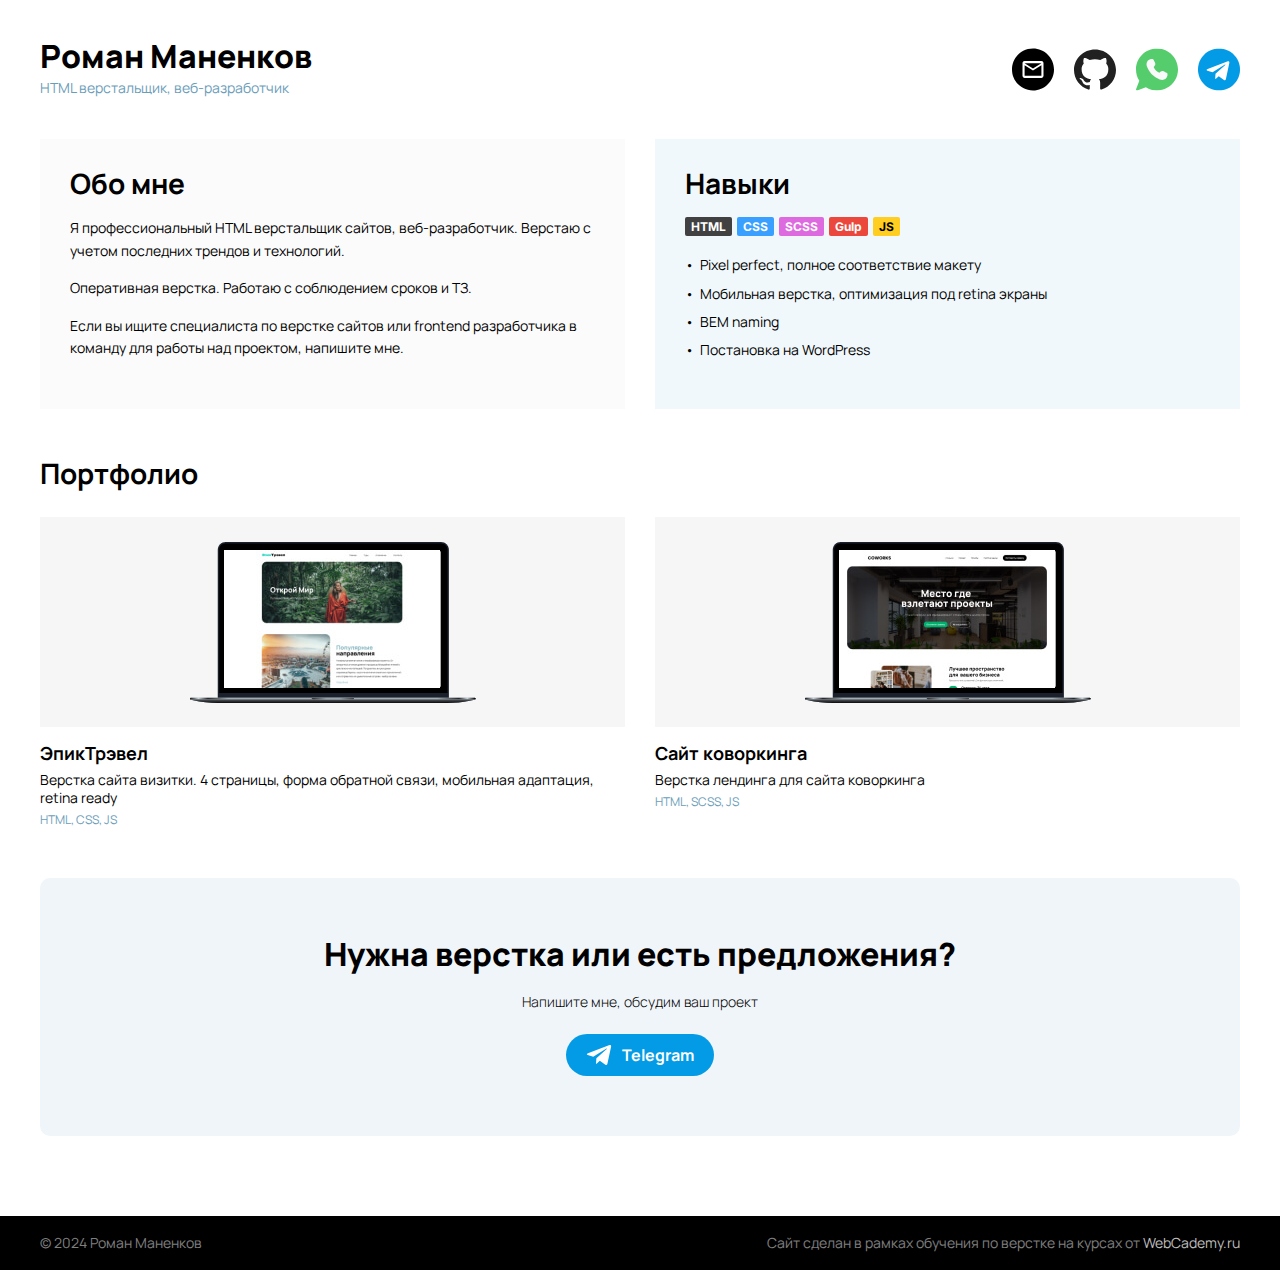
<file: index.html>
<!DOCTYPE html>
<html lang="ru">

<head>
	<meta charset="UTF-8">
<!-- 	<meta name="viewport" content="width=device-width, initial-scale=1.0"> -->
	<meta name="viewport" content="width=360, initial-scale=1, shrink-to-fit=no">

	<title>Портфолио Роман Маненков HTML-верстальщик</title>
	<link rel="stylesheet" href="./css/main.css">
	<link rel="stylesheet" href="./js/fancybox/fancybox.css">

	<link rel="icon" type="image/x-icon" href="./img/favicons/favicon.svg">
	<link rel="apple-touch-icon" sizes="180x180" href="./img/favicons/apple-touch-icon.png">
</head>

<body class="sticky-footer">

	<header class="header" id="top">
		<div class="container">
			<div class="header__row">
				<a href="https://vk.com/lexryazanskiy" target="_blank" class="header__logo logo">
					<span class="logo__title">Роман Маненков</span>
					<span class="logo__desc">HTML верстальщик, веб-разработчик</span>
				</a>

				<ul class="socials">
					<li><a href="mailto:webdesign@rznprod.ru?subject=%22%D1%82%D0%B5%D0%BC%D0%B0%20%D0%B2%D0%B0%D1%88%D0%B5%D0%B3%D0%BE%20%D0%B2%D0%BE%D0%BF%D1%80%D0%BE%D1%81%D0%B0%22%20%7C%20rznPROD.&body=%D0%97%D0%B4%D0%B5%D1%81%D1%8C%20%D0%B7%D0%B0%D0%B4%D0%B0%D0%B9%D1%82%D0%B5%20%D1%81%D0%B2%D0%BE%D0%B9%20%D0%B2%D0%BE%D0%BF%D1%80%D0%BE%D1%81%20%3A" target="_blank"><img src="./img/socials/email.svg" alt="Email"></a></li>
					<li><a href="https://github.com/LexRyazanskiy" target="_blank"><img src="./img/socials/github.svg" alt="GitHub"></a></li>
					<li><a href="https://wa.me/+79956011502" target="_blank"><img src="./img/socials/whatsapp.svg" alt="WhatsApp"></a></li>
					<li><a href="tg://resolve?domain=lexryazex" target="_blank"><img src="./img/socials/telegram.svg" alt="Telegram"></a></li>
				</ul>
			</div>
		</div>
	</header>

	<div class="container">
		<main class="main">

			<section class="main__info info">
				<div class="info__about info-block">
					<h2 class="info-block__title title-2">Обо мне</h2>
					<p>Я профессиональный HTML верстальщик сайтов, веб-разработчик. Верстаю с учетом последних трендов и технологий.</p>
					<p>Оперативная верстка. Работаю с соблюдением сроков и ТЗ.</p>
					<p>Если вы ищите специалиста по верстке сайтов или frontend разработчика в команду для работы над проектом, напишите мне.</p>
				</div>
				<!-- Обо мне -->

				<div class="info__skills info-block info-block--accent">
					<h2 class="info-block__title title-2">Навыки</h2>
				
					<ul class="info-block__badges">
						<li class="badge badge--html">HTML</li>
						<li class="badge badge--css">CSS</li>
						<li class="badge badge--scss">SCSS</li>
						<li class="badge badge--gulp">Gulp</li>
						<li class="badge badge--js">JS</li>
						<li class="badge badge--react none">React JS</li>
						<li class="badge badge--node none">Node JS</li>
						<li class="badge badge--php none">PHP</li>
						<li class="badge badge--wordpress none">WordPress</li>
					</ul>

					<div class="info-block__list">
						<ul>
							<li>Pixel perfect, полное соответствие макету</li>
							<li>Мобильная верстка, оптимизация под retina экраны</li>
							<li>BEM naming</li>
							<li>Постановка на WordPress</li>
						</ul>
					</div>
				</div>
				<!-- Навыки -->
			</section>

			<section class="main__portfolio portfolio">
				<h2 class="title-2">Портфолио</h2>
				<div class="portfolio__projects">

					<div class="project">
						<div class="project__img">
							<img src="./img/projects/epic.jpg" srcset="./img/projects/epic@2x.jpg 2x" alt="EpicTravel">
						</div>
						<div class="project__content">
							<h3 class="title-3"><a href="./projects/EpicTravel Optimized/docs/index.html" target="_blank" data-fancybox="gallery" data-src="#modalEpic">ЭпикТрэвел</a></h3>
							<p class="project__desc">Верстка сайта визитки. 4 страницы, форма обратной связи, мобильная адаптация, retina ready</p>
							<p class="project__tags tags">HTML, CSS, JS</p>
						</div>
					</div>
					<!-- project -->

					<div class="portfolio__project project">
						<div class="project__img">
							<img src="./img/projects/coworks.jpg" srcset="./img/projects/coworks@2x.jpg 2x" alt="CoWorks">
						</div>
						<div class="project__content">
							<h3 class="title-3"><a href="./projects/coworks - JS Final/docs/index.html" target="_blank" data-fancybox="gallery" data-src="#modalCoworks">Сайт коворкинга</a></h3>
							<p class="project__desc">Верстка лендинга для сайта коворкинга</p>
							<p class="project__tags tags">HTML, SCSS, JS</p>
						</div>
					</div>
					<!-- project -->

				</div>
			</section>

			<section class="main__cta cta">
				<h1 class="cta__title title-1">Нужна верстка или есть предложения?</h1>
				<div class="cta__desc">
					<p>Напишите мне, обсудим ваш проект</p>
				</div>
				<a href="tg://resolve?domain=lexryazex" target="_blank" class="cta__btn btn-telegram">
					<img src="./img/icons/telegram.svg" alt="Telegram">
					Telegram
				</a>
			</section>

		</main>
	</div>

	<footer class="footer">
		<div class="container">
			<div class="footer__content">
				<p>© 2024 Роман Маненков</p>
				<p>Сайт сделан в рамках обучения по верстке на курсах от <a href="https://webcademy.ru" target="_blank">WebCademy.ru</a></p>
			</div>
		</div>
	</footer>

	
	<!-- Modals -->

		<!-- Modal EpicTravel -->
		<section class="modal" id="modalEpic">
			<div class="modal__img">
				<img src="./img/projects/epic-lg.jpg" srcset="./img/projects/epic-lg@2x.jpg 2x" alt="EpicTravel">
			</div>

			<div class="modal__content">
				<h2 class="modal__title">ЭпикТрэвел</h2>
				<div class="modal__text">
					<p>Верстка сайта визитки. 4 страницы, форма обратной связи, мобильная адаптация, retina ready.</p>
					<p>Страницы:</p>
					<ul>
						<li><a href="./projects/EpicTravel Optimized/docs/index.html" target="_blank">Главная</a></li>
						<li><a href="./projects/EpicTravel Optimized/docs/tours.html" target="_blank">Туры и направления</a></li>
						<li><a href="./projects/EpicTravel Optimized/docs/about.html" target="_blank">О компании</a></li>
						<li><a href="./projects/EpicTravel Optimized/docs/contacts.html" target="_blank">Контакты</a></li>
					</ul>
				</div>

				<div class="modal__tags tags">HTML, SCSS, JS, PHP</div>

				<div class="modal__links">
					<a href="./projects/EpicTravel Optimized/docs/index.html" target="_blank" class="btn-link">
						<img src="./img/icons-project/link.svg" alt="Смотреть демо">
						Смотреть демо
					</a>
					<a href="./projects/EpicTravel Optimized/docs/index.html" target="_blank" class="btn-link">
						<img src="./img/icons-project/site.svg" alt="Сайт клиента">
						Сайт клиента
					</a>
					<a href="https://github.com/LexRyazanskiy/epic-travel/tree/main" target="_blank" class="btn-link">
						<img src="./img/icons-project/github.svg" alt="GitHub">
						GitHub проекта
					</a>					
				</div>
			</div>
		</section>

		<!-- Modal Coworks -->
		<section class="modal" id="modalCoworks">
			<div class="modal__img">
				<img src="./img/projects/coworks-lg.jpg" srcset="./img/projects/coworks-lg@2x.jpg 2x" alt="CoWorks">
			</div>

			<div class="modal__content">
				<h2 class="modal__title">Сайт коворкинга</h2>
				<div class="modal__text">
					<p>Верстка лендинга. Одностраничный сайт с информацией о коворкинге. Форма обратной связи, модальные окна, карта, аккордеон, адаптация под мобильные устройства, мобильная навигация.</p>
				</div>

				<div class="modal__tags tags">HTML, SCSS, JS</div>

				<div class="modal__links">
					<a href="./projects/coworks - JS Final/docs/index.html" target="_blank" class="btn-link">
						<img src="./img/icons-project/link.svg" alt="Смотреть демо">
						Смотреть демо
					</a>
					<a href="https://github.com/LexRyazanskiy/CoWorks/tree/main" target="_blank" class="btn-link">
						<img src="./img/icons-project/github.svg" alt="GitHub">
						GitHub проекта
					</a>					
				</div>
			</div>
		</section>

	<a href="#top" class="top-link" id="scrollToTopBtn">
		<img src="./img/icons/arrow-up.svg" alt="Arrow up">
	</a>

	<!-- Vendors -->
	<script src="./js/fancybox/fancybox.umd.js"></script>

	<!-- Скрипты -->
	<script src="./js/scrollToTop.js"></script>
	<script src="./js/main.js"></script>

</body>
</html>
</file>
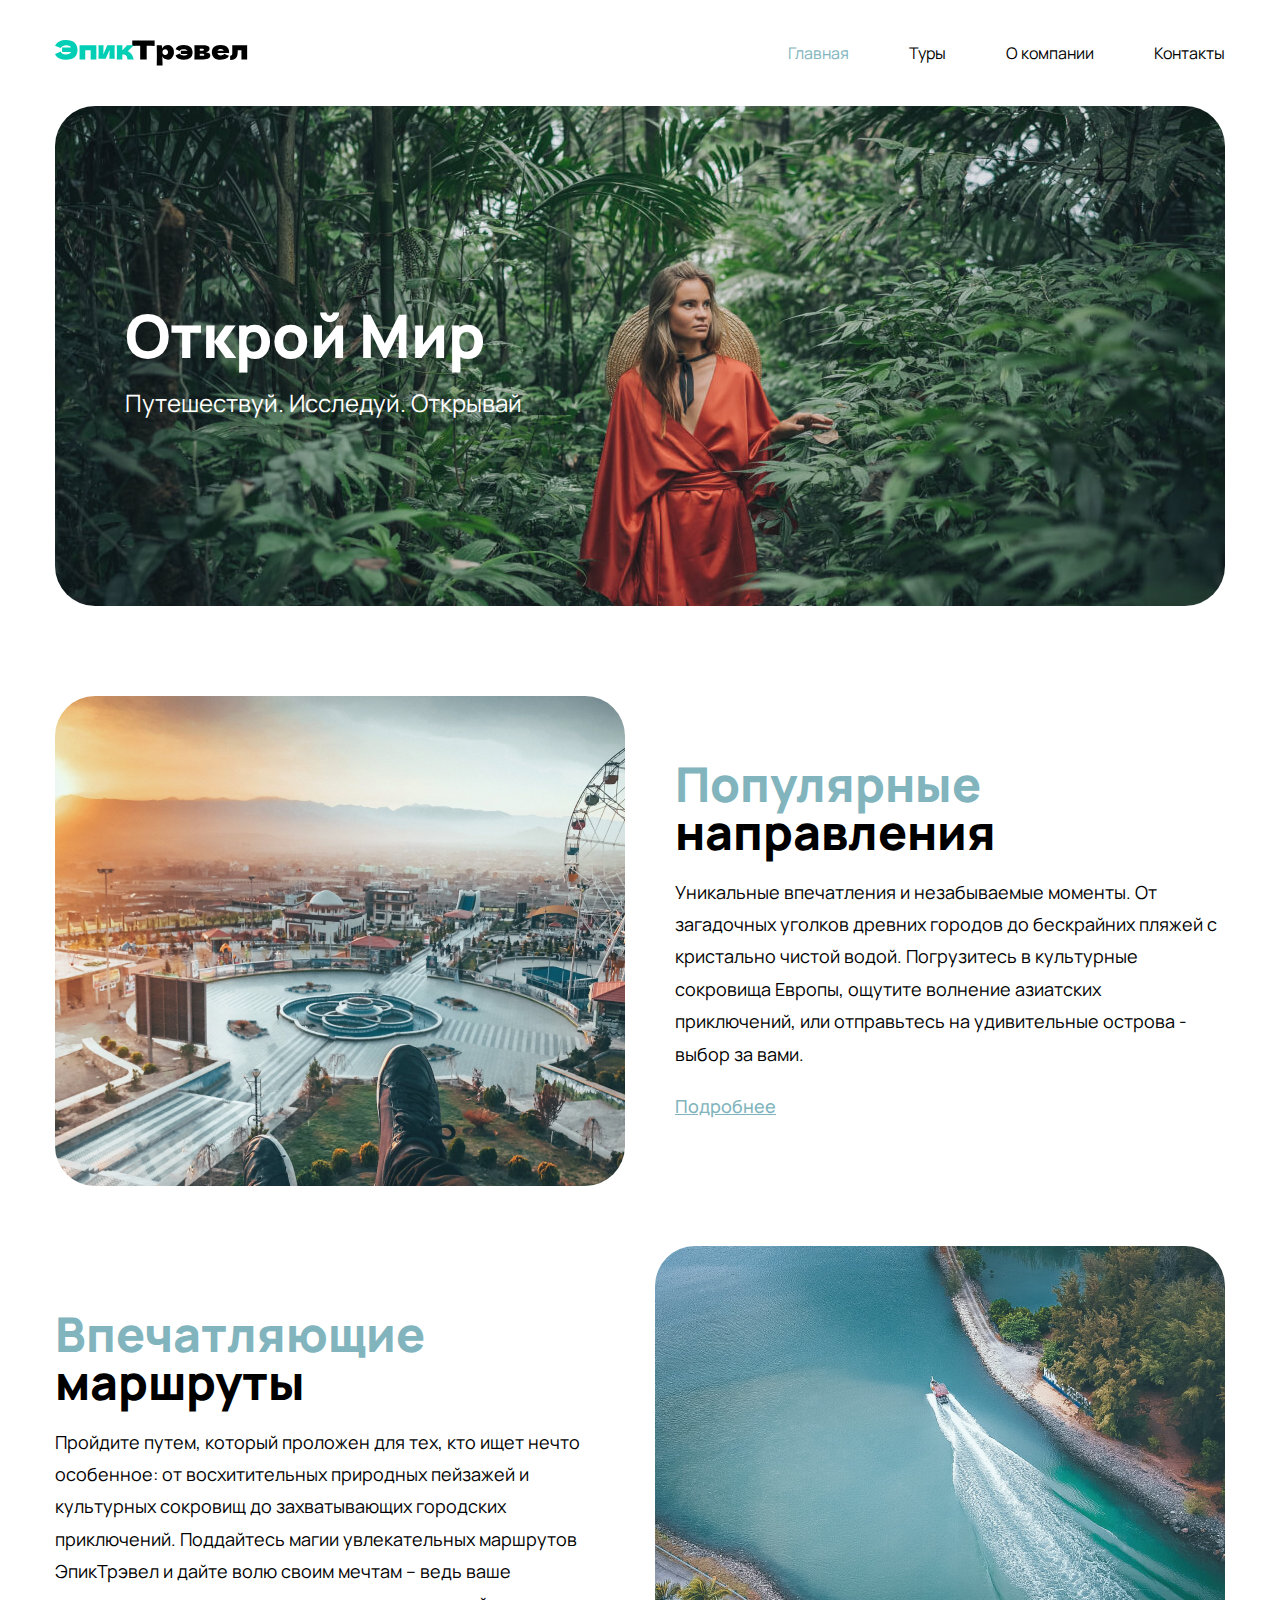
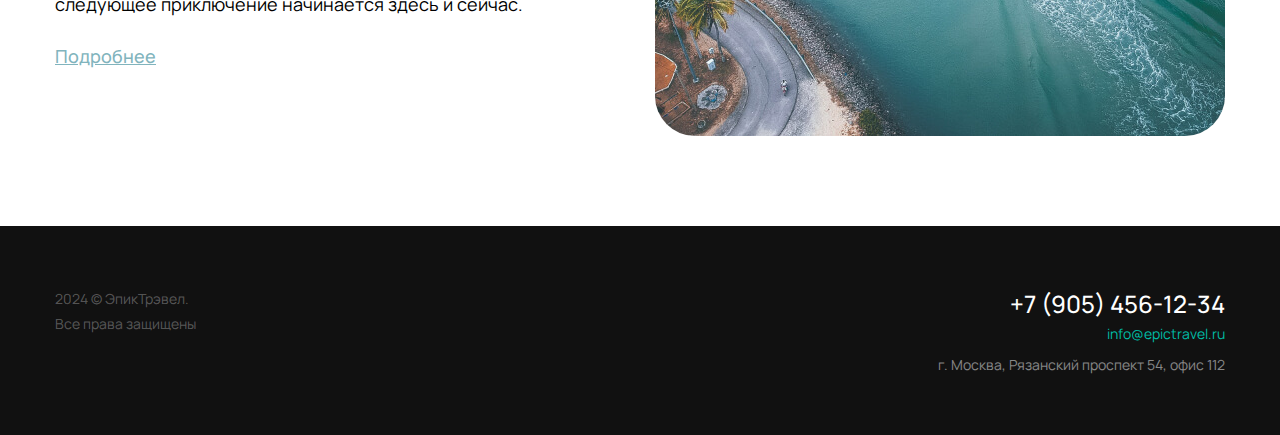
<file: projects/EpicTravel Optimized/docs/index.html>
<!DOCTYPE html>
<html lang="ru">
<head>
    <meta charset="UTF-8">
    <meta name="viewport" content="width=device-width, initial-scale=1.0">
    <title>Epic Travel</title>
    <link rel="stylesheet" href="./css/main.css">
    <link rel="stylesheet" href="./css/media-tablet.css">
    <link rel="stylesheet" href="./css/media-mobile.css">
    <link rel="icon" type="image/x-icon" href="./img/favicons/favicon.svg">
    <link rel="apple-touch-icon" sizes="180x180" href="./img/favicons/apple-touch-icon.png">
</head>
<body class="sticky-footer">
    <header class="header" id="header">
        <div class="container">
            <nav class="nav">
                <a href="index.html" class="logo">
                    <img src="./img/logo.svg" alt="ЭпикТрэвел">
                </a>
                <ul class="nav-list">
                    <li><a href="index.html" class="active">Главная</a></li>
                    <li><a href="tours.html">Туры</a></li>
                    <li><a href="about.html">О компании</a></li>
                    <li><a href="contacts.html">Контакты</a></li>
                </ul>
                <button class="btn-mobile-nav" id="btn-mobile-nav" type="button"><!-- Указывая тип "button" мы даем понять что кнопка
                    находится независимо от какой-либо формы и она не отправляет эти формы -->
                    <img src="./img/icons/open-mobile-nav.svg" id="mobile-nav-img" alt="Open nav">
                </button>
            </nav>
        </div>
    </header>

    <section class="mobile-nav" id="mobile-nav">
        <h2 class="visually-hidden">Навигация</h2>
        <ul class="mobile-nav-list">
            <li><a href="index.html">Главная</a></li>
            <li><a href="tours.html">Туры</a></li>
            <li><a href="about.html">О компании</a></li>
            <li><a href="contacts.html">Контакты</a></li>
        </ul>
    </section>

    <main class="main-page">
        <div class="container">
            <section class="promo">
                <div class="promo-desc">
                    <h1 class="promo-title">Открой Мир</h1>
                    <p class="promo-text">Путешествуй. Исследуй. Открывай</p>
                </div>
            </section>

            <div class="main-content">
                <section class="content-row">
                    <div class="content-img">
                        <picture>
                            <source srcset="./img/main/img-01-mobile.jpg, ./img/main/img-01-mobile@2x.jpg 2x" media="(max-width: 767px)">
                            <img src="./img/main/img-01.jpg" srcset="./img/main/img-01@2x.jpg 2x" alt="Популярные направления">
                        </picture>
                    </div>
                    <div class="content-text">
                        <h2 class="title-1"><span>Популярные</span> направления</h2>
                        <p>Уникальные впечатления и незабываемые моменты. От загадочных уголков древних городов до бескрайних пляжей с кристально чистой водой. Погрузитесь в культурные сокровища Европы, ощутите волнение азиатских приключений, или отправьтесь на удивительные острова - выбор за вами.</p>
                        <p><a href="#!">Подробнее</a></p>
                    </div>
                </section>

                <section class="content-row content-row-reverse content-column-on-mobile">
                    <div class="content-img">
                        <picture>
                            <source srcset="./img/main/img-02-mobile.jpg, ./img/main/img-02-mobile@2x.jpg 2x" media="(max-width: 767px)">
                            <img src="./img/main/img-02.jpg" srcset="./img/main/img-02@2x.jpg 2x" alt="Впечатляющие маршруты">
                        </picture>
                    </div>
                    <div class="content-text">
                        <h2 class="title-1"><span>Впечатляющие</span> маршруты</h2>
                        <p>Пройдите путем, который проложен для тех, кто ищет нечто особенное: от восхитительных природных пейзажей и культурных сокровищ до захватывающих городских приключений. Поддайтесь магии увлекательных маршрутов ЭпикТрэвел и дайте волю своим мечтам – ведь ваше следующее приключение начинается здесь и сейчас.</p>
                        <p><a href="#!">Подробнее</a></p>
                    </div>
                </section>
            </div>
        </div>
    </main>

    <footer class="footer">
        <div class="container">
            <div class="footer-row">
                <div class="footer-copyright">
                    <p>  2024 © ЭпикТрэвел.<br class="desktop-only">Все права защищены</p>
                </div>
                <address class="footer-contacts">
                    <a class="footer-phone" href="tel:+79054561234">+7 (905) 456-12-34</a><br>
                    <a href="mailto:info@epictravel.ru" class="footer-email">info@epictravel.ru</a><br>
                    <p class="footer-address">г. Москва, Рязанский проспект 54, офис 112</p>
                </address>
            </div>
        </div>
    </footer>

    <script src="./js/main.js"></script>
</body>
</html>
</file>
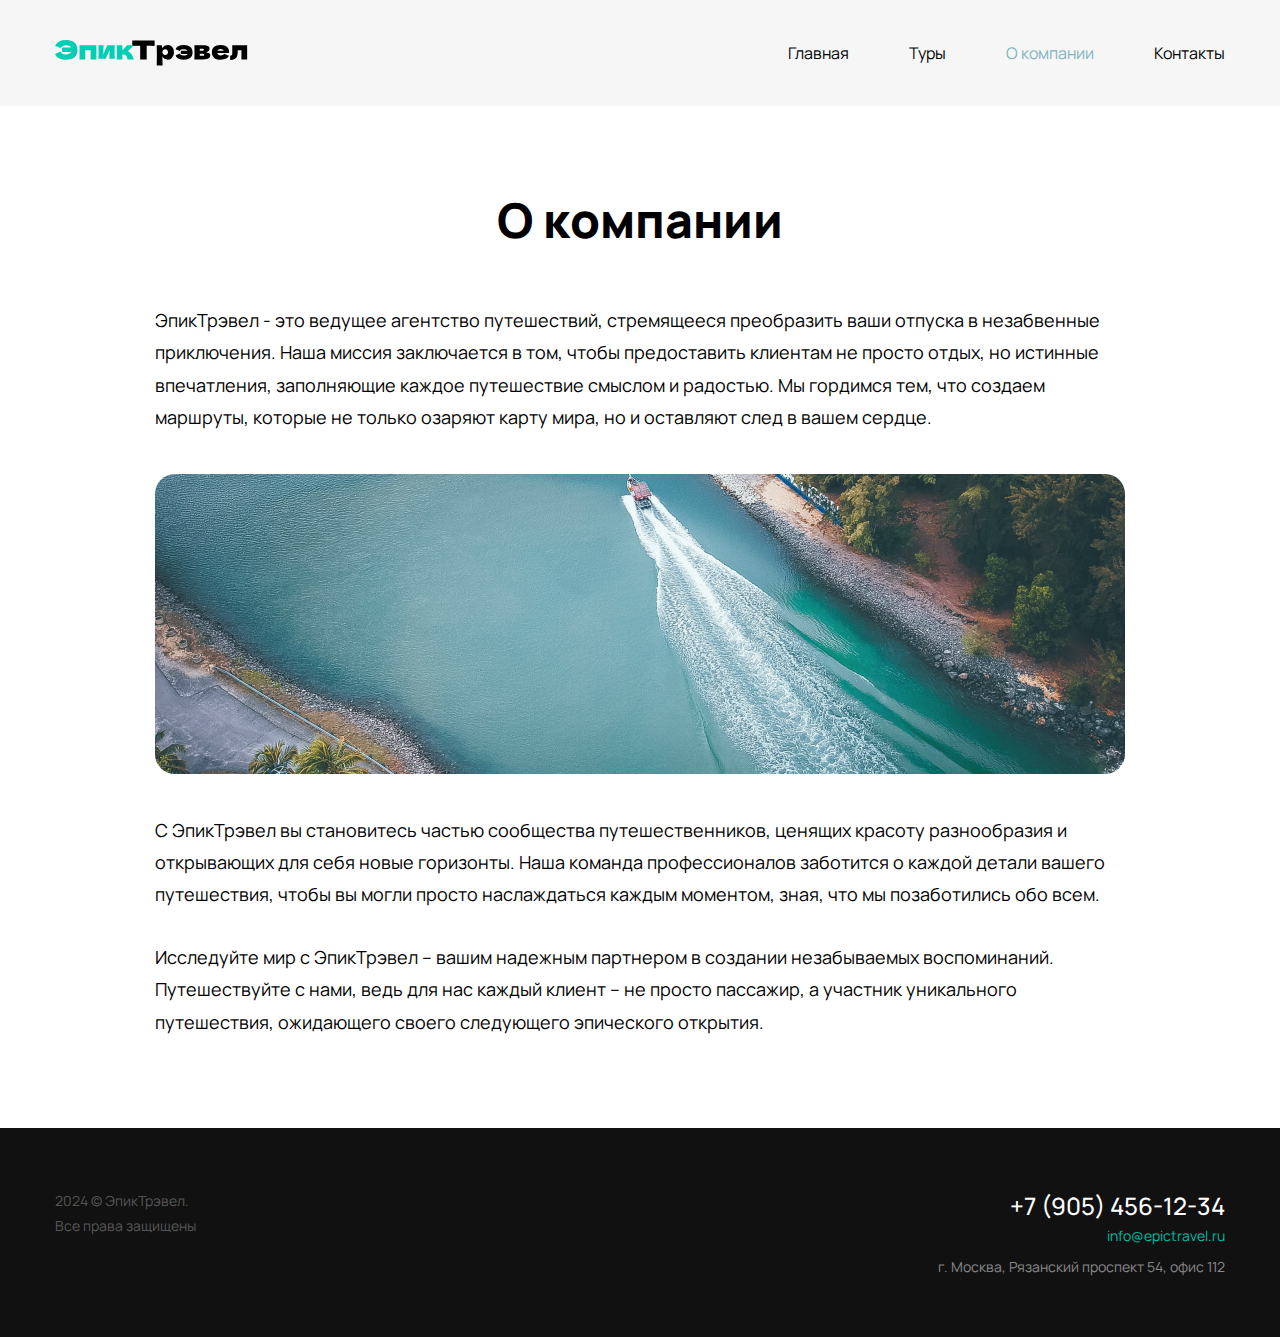
<file: projects/EpicTravel Optimized/docs/about.html>
<!DOCTYPE html>
<html lang="ru">
<head>
    <meta charset="UTF-8">
    <meta name="viewport" content="width=device-width, initial-scale=1.0">
    <title>О компании | ЭпикТрэвел</title>
    <link rel="stylesheet" href="./css/main.css">
    <link rel="stylesheet" href="./css/media-tablet.css">
    <link rel="stylesheet" href="./css/media-mobile.css">
    <link rel="icon" type="image/x-icon" href="./img/favicons/favicon.svg">
    <link rel="apple-touch-icon" sizes="180x180" href="./img/favicons/apple-touch-icon.png">
</head>
<body class="sticky-footer">
    <header class="header header-bg" id="header">
        <div class="container">
            <nav class="nav">
                <a href="index.html">
                    <img src="./img/logo.svg" alt="ЭпикТрэвел">
                </a>
                <ul class="nav-list">
                    <li><a href="index.html">Главная</a></li>
                    <li><a href="tours.html">Туры</a></li>
                    <li><a href="about.html" class="active">О компании</a></li>
                    <li><a href="contacts.html">Контакты</a></li>
                </ul>
                <button class="btn-mobile-nav" id="btn-mobile-nav" type="button"><!-- Указывая тип "button" мы даем понять что кнопка
                    находится независимо от какой-либо формы и она не отправляет эти формы -->
                    <img src="./img/icons/open-mobile-nav.svg" id="mobile-nav-img" alt="Open nav">
                </button>
            </nav>
        </div>
    </header>

    <section class="mobile-nav" id="mobile-nav">
        <h2 class="visually-hidden">Навигация</h2>
        <ul class="mobile-nav-list">
            <li><a href="index.html">Главная</a></li>
            <li><a href="tours.html">Туры</a></li>
            <li><a href="about.html">О компании</a></li>
            <li><a href="contacts.html">Контакты</a></li>
        </ul>
    </section>

    <main class="inner-page">
        <div class="container container-small">
            <div class="inner-page-title-wrapper">
                <h1 class="title-1 text-center">О компании</h1>
            </div>

            <div class="article-content">
                <p>ЭпикТрэвел - это ведущее агентство путешествий, стремящееся преобразить ваши отпуска в незабвенные приключения. Наша миссия заключается в том, чтобы предоставить клиентам не просто отдых, но истинные впечатления, заполняющие каждое путешествие смыслом и радостью. Мы гордимся тем, что создаем маршруты, которые не только озаряют карту мира, но и оставляют след в вашем сердце.</p>

                <div class="article-img">

                    <picture>
                        <source srcset="./img/about/about-mobile.jpg, ./img/about/about-mobile@2x.jpg 2x" media="(max-width: 767px)">
                        <source srcset="./img/about/about-tablet.jpg, ./img/about/about-tablet@2x.jpg 2x" media="(max-width: 1199px)">
                        <img src="./img/about/about.jpg" srcset="./img/about/about@2x.jpg 2x" alt="Катер">
                    </picture>

                </div>
                <p> С ЭпикТрэвел вы становитесь частью сообщества путешественников, ценящих красоту разнообразия и открывающих для себя новые горизонты. Наша команда профессионалов заботится о каждой детали вашего путешествия, чтобы вы могли просто наслаждаться каждым моментом, зная, что мы позаботились обо всем.</p>
                <p>Исследуйте мир с ЭпикТрэвел – вашим надежным партнером в создании незабываемых воспоминаний. Путешествуйте с нами, ведь для нас каждый клиент – не просто пассажир, а участник уникального путешествия, ожидающего своего следующего эпического открытия.</p>
            </div>
        </div>
    </main>

    <footer class="footer">
        <div class="container">
            <div class="footer-row">
                <div class="footer-copyright">
                    <p>  2024 © ЭпикТрэвел.<br>Все права защищены</p>
                </div>
                <address class="footer-contacts">
                    <a class="footer-phone" href="tel:+79054561234">+7 (905) 456-12-34</a><br>
                    <a href="mailto:info@epictravel.ru" class="footer-email">info@epictravel.ru</a><br>
                    <p class="footer-address">г. Москва, Рязанский проспект 54, офис 112</p>
                </address>
            </div>
        </div>
    </footer>

    <script src="./js/main.js"></script>
</body>
</html>
</file>
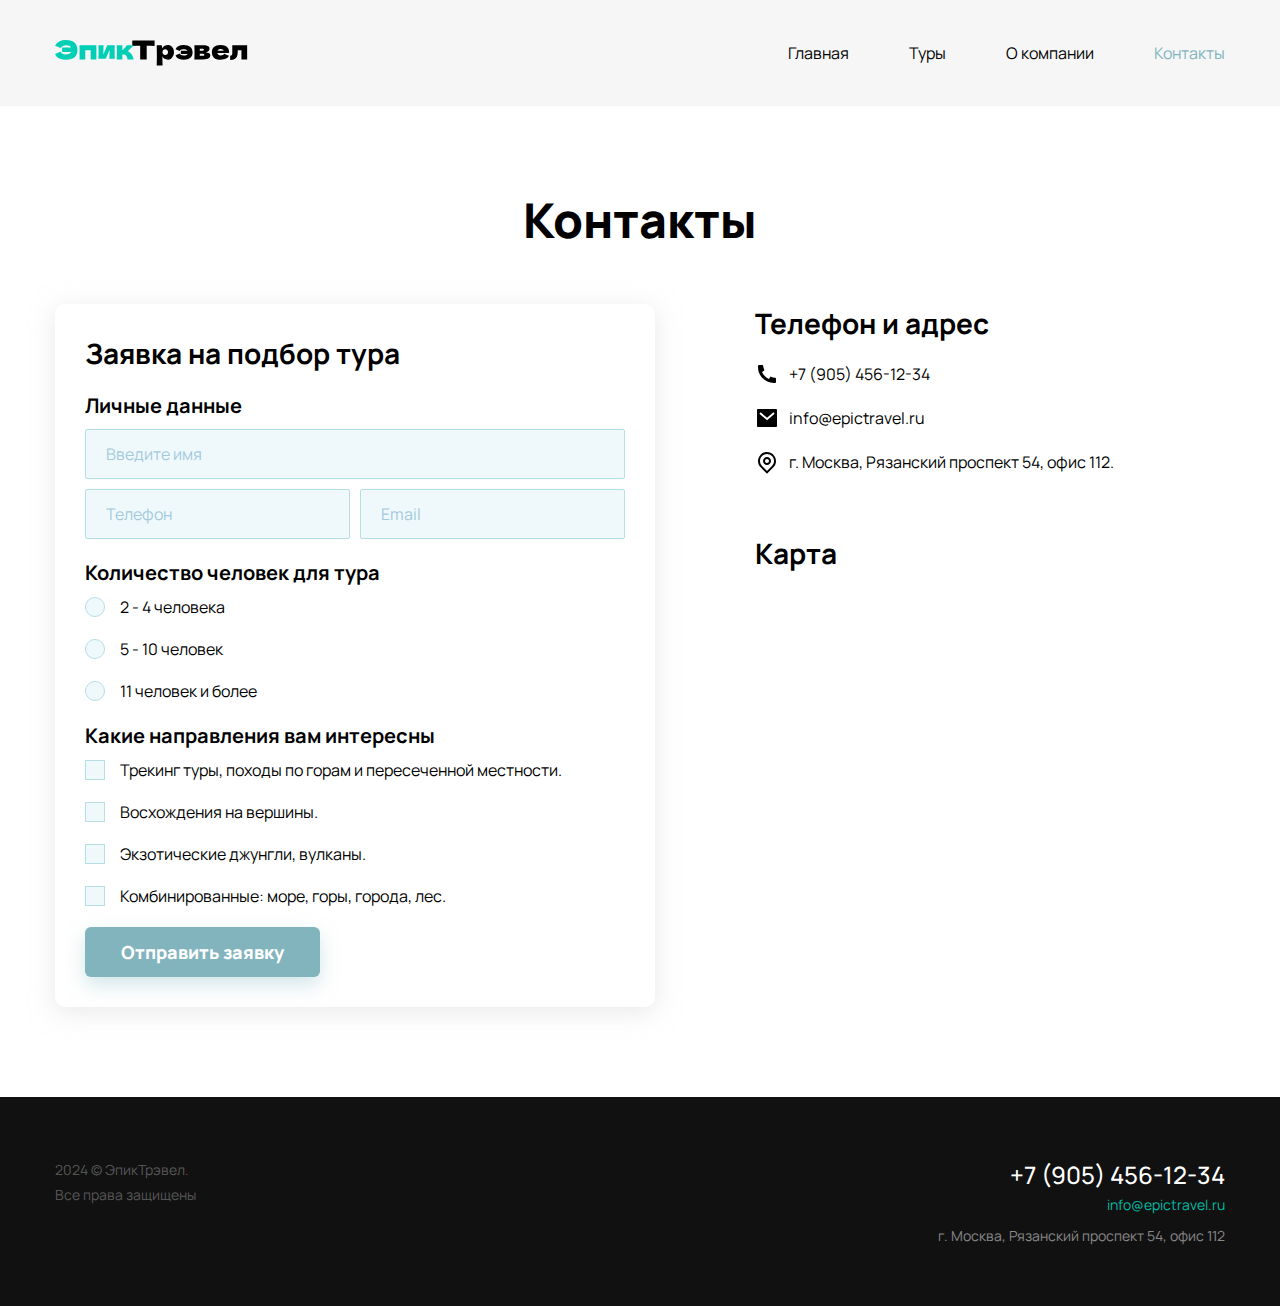
<file: projects/EpicTravel Optimized/docs/contacts.html>
<!DOCTYPE html>
<html lang="ru">
<head>
    <meta charset="UTF-8">
    <meta name="viewport" content="width=device-width, initial-scale=1.0">
    <title>Контакты | ЭпикТрэвел</title>
    <link rel="stylesheet" href="./css/main.css">
    <link rel="stylesheet" href="./css/media-tablet.css">
    <link rel="stylesheet" href="./css/media-mobile.css">
    <link rel="icon" type="image/x-icon" href="./img/favicons/favicon.svg">
    <link rel="apple-touch-icon" sizes="180x180" href="./img/favicons/apple-touch-icon.png">
</head>
<body class="sticky-footer">
    <header class="header header-bg" id="header">
        <div class="container">
            <nav class="nav">
                <a href="index.html">
                    <img src="./img/logo.svg" alt="ЭпикТрэвел">
                </a>
                <ul class="nav-list">
                    <li><a href="index.html">Главная</a></li>
                    <li><a href="tours.html">Туры</a></li>
                    <li><a href="about.html">О компании</a></li>
                    <li><a href="contacts.html" class="active">Контакты</a></li>
                </ul>
                <button class="btn-mobile-nav" id="btn-mobile-nav" type="button"><!-- Указывая тип "button" мы даем понять что кнопка
                    находится независимо от какой-либо формы и она не отправляет эти формы -->
                    <img src="./img/icons/open-mobile-nav.svg" id="mobile-nav-img" alt="Open nav">
                </button>
            </nav>
        </div>
    </header>

    <section class="mobile-nav" id="mobile-nav">
        <h2 class="visually-hidden">Навигация</h2>
        <ul class="mobile-nav-list">
            <li><a href="index.html">Главная</a></li>
            <li><a href="tours.html">Туры</a></li>
            <li><a href="about.html">О компании</a></li>
            <li><a href="contacts.html">Контакты</a></li>
        </ul>
    </section>

    <main class="inner-page">
        <div class="container">
            <div class="inner-page-title-wrapper">
                <h1 class="title-1 text-center">Контакты</h1>
            </div>

            <div class="contacts-columns">

                <form class="form-wrapper">
                    <h2 class="title-2">Заявка на подбор тура</h2>

                    <section class="form-group">
                        <h3 class="title-3">Личные данные</h3>
                        <div class="inputs-wrapper">
                            <input type="text" class="input" placeholder="Введите имя" name="name">
                            <input type="tel" class="input input-50" placeholder="Телефон" name="phone">
                            <input type="email" class="input input-50" placeholder="Email" name="email">
                        </div>
                    </section>

                   <section class="form-group">
                    <h3 class="title-3">Количество человек для тура</h3>
                    <ul class="radio-list">
                        <li>
                            <label>
                                <input type="radio" class="real-radio visually-hidden" name="number" value="2-4">
                                <span class="fake-radio"></span>
                                2 - 4 человека
                            </label>
                        </li>
                        <li>
                            <label>
                                <input type="radio" class="real-radio visually-hidden" name="number" value="5-10">
                                <span class="fake-radio"></span>
                                5 - 10 человек
                            </label>
                        </li>
                        <li>
                            <label>
                                <input type="radio" class="real-radio visually-hidden" name="number" value="11+">
                                <span class="fake-radio"></span>
                                11 человек и более
                            </label>
                        </li>
                    </ul>
                   </section> 

                   <section class="form-group">
                    <h3 class="title-3">Какие направления вам интересны</h3>
                    <ul class="checkbox-list">
                        <li>
                            <label>
                                <input type="checkbox" class="real-checkbox visually-hidden" name="tracking">
                                <span class="fake-checkbox"></span>
                                Трекинг туры, походы по горам и пересеченной местности.
                            </label>
                        </li>
                        <li>
                            <label>
                                <input type="checkbox" class="real-checkbox visually-hidden" name="mountains">
                                <span class="fake-checkbox"></span>
                                Восхождения на вершины.
                            </label>
                        </li>
                        <li>
                            <label>
                                <input type="checkbox" class="real-checkbox visually-hidden" name="exotic">
                                <span class="fake-checkbox"></span>
                                Экзотические джунгли, вулканы.
                            </label>
                        </li>
                        <li>
                            <label>
                                <input type="checkbox" class="real-checkbox visually-hidden" name="combi">
                                <span class="fake-checkbox"></span>
                                Комбинированные: море, горы, города, лес.
                            </label>
                        </li>
                    </ul>
                   </section> 

                   <button class="submit-btn" type="submit">Отправить заявку</button>


                </form>


                <section class="address-wrapper">
                    <div class="address-item">
                        <h2 class="title-2">Телефон и адрес</h2>
                        <address>    
                            <ul class="address-list">
                                <li><img src="./img/icons/phone.svg" alt="Телефон">+7 (905) 456-12-34</li>
                                <li><img src="./img/icons/mail.svg" alt="Email">info@epictravel.ru</li>
                                <li><img src="./img/icons/map.svg" alt="Адрес">г. Москва, Рязанский проспект 54, офис 112.</li>
                            </ul>
                        </address>
                    </div>

                    <div class="address-item">
                        <h2 class="title-2">Карта</h2>
                        <!-- <img src="./img/contacts/map.jpg" srcset="./img/contacts/map@2x.jpg 2x" alt="Карта"> -->
                        <iframe class="yandex-map" src="https://yandex.ru/map-widget/v1/?um=constructor%3A740c59f8e24c5e82771331f2d88d13190e6a00308eeba37d215cdf56ecc23369&amp;source=constructor" style="border: none;"></iframe>
                    </div>

                </section>
            </div>
          
        </div>
    </main>

    <footer class="footer">
        <div class="container">
            <div class="footer-row">
                <div class="footer-copyright">
                    <p>  2024 © ЭпикТрэвел.<br>Все права защищены</p>
                </div>
                <address class="footer-contacts">
                    <a class="footer-phone" href="tel:+79054561234">+7 (905) 456-12-34</a><br>
                    <a href="mailto:info@epictravel.ru" class="footer-email">info@epictravel.ru</a><br>
                    <p class="footer-address">г. Москва, Рязанский проспект 54, офис 112</p>
                </address>
            </div>
        </div>
    </footer>

    <script src="./js/main.js"></script>
</body>
</html>
</file>
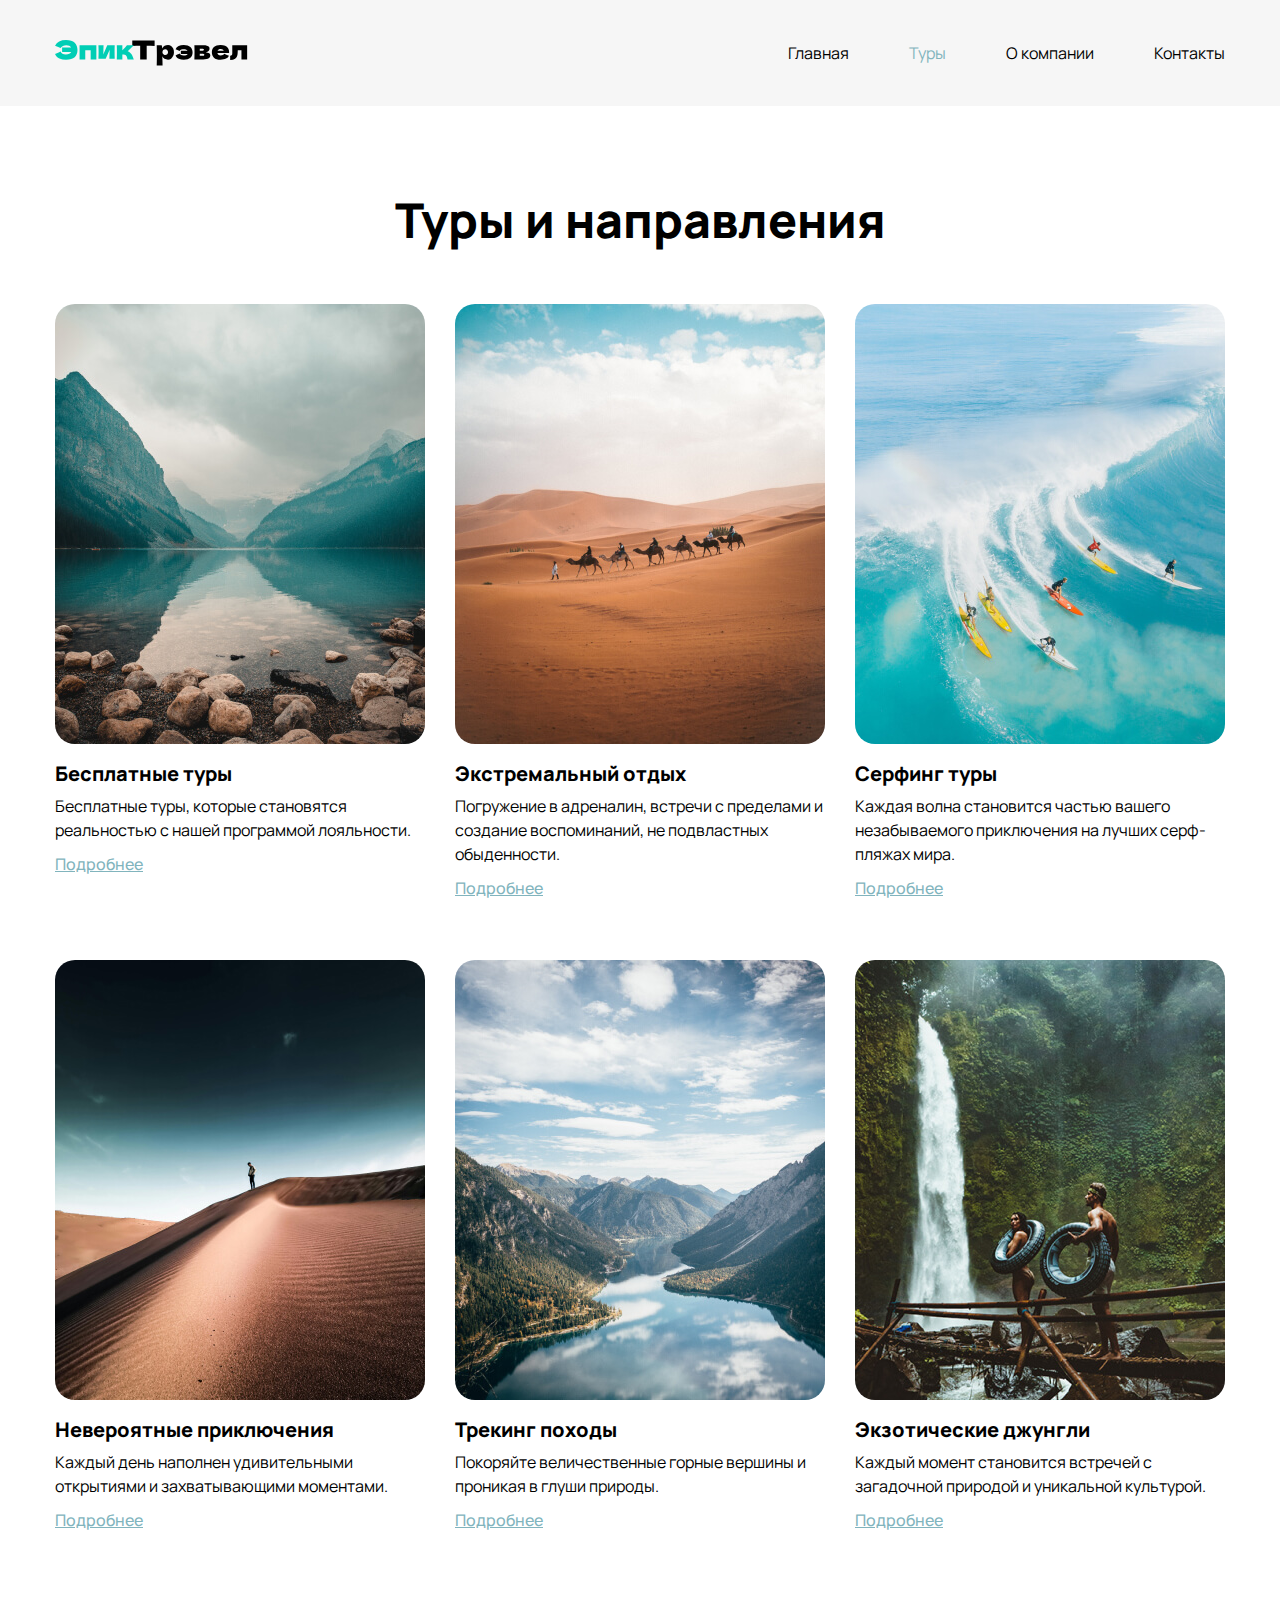
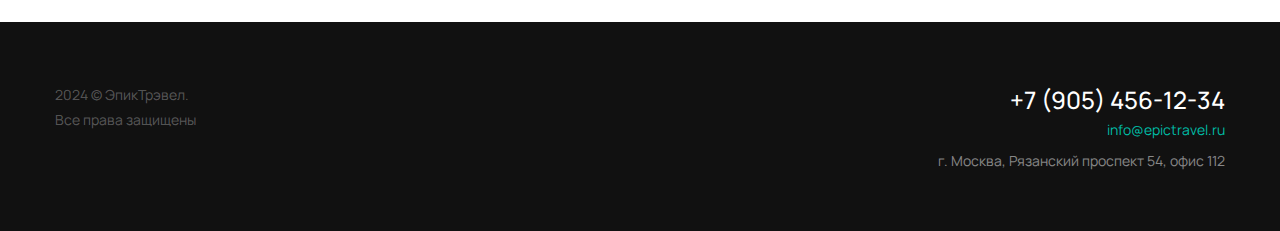
<file: projects/EpicTravel Optimized/docs/tours.html>
<!DOCTYPE html>
<html lang="ru">
<head>
    <meta charset="UTF-8">
    <meta name="viewport" content="width=device-width, initial-scale=1.0">
    <title>Туры | ЭпикТрэвел</title>
    <link rel="stylesheet" href="./css/main.css">
    <link rel="stylesheet" href="./css/media-tablet.css">
    <link rel="stylesheet" href="./css/media-mobile.css">
    <link rel="icon" type="image/x-icon" href="./img/favicons/favicon.svg">
    <link rel="apple-touch-icon" sizes="180x180" href="./img/favicons/apple-touch-icon.png">
</head>
<body class="sticky-footer">
    <header class="header header-bg" id="header">
        <div class="container">
            <nav class="nav">
                <a href="index.html">
                    <img src="./img/logo.svg" alt="ЭпикТрэвел">
                </a>
                <ul class="nav-list">
                    <li><a href="index.html">Главная</a></li>
                    <li><a href="tours.html" class="active">Туры</a></li>
                    <li><a href="about.html">О компании</a></li>
                    <li><a href="contacts.html">Контакты</a></li>
                </ul>
                <button class="btn-mobile-nav" id="btn-mobile-nav" type="button"><!-- Указывая тип "button" мы даем понять что кнопка
                    находится независимо от какой-либо формы и она не отправляет эти формы -->
                    <img src="./img/icons/open-mobile-nav.svg" id="mobile-nav-img" alt="Open nav">
                </button>
            </nav>
        </div>
    </header>

    <section class="mobile-nav" id="mobile-nav">
        <h2 class="visually-hidden">Навигация</h2>
        <ul class="mobile-nav-list">
            <li><a href="index.html">Главная</a></li>
            <li><a href="tours.html">Туры</a></li>
            <li><a href="about.html">О компании</a></li>
            <li><a href="contacts.html">Контакты</a></li>
        </ul>
    </section>

    <main class="inner-page">
        <div class="container">
            <div class="inner-page-title-wrapper">
                <h1 class="title-1 text-center">Туры и направления</h1>
            </div>
            <div class="cards-wrapper">
                <article class="card">
                    <a href="#!" class="card-img">
                        <img src="./img/cards/01.jpg" srcset="./img/cards/01@2x.jpg 2x" alt="Бесплатные туры">
                    </a>
                    <div class="card-desc">
                        <h3 class="card-title">Бесплатные туры</h3>
                        <p>Бесплатные туры, которые становятся реальностью с нашей программой лояльности.</p>
                        <p><a href="#!">Подробнее</a></p>
                    </div>
                </article>
                <article class="card">
                    <a href="#!" class="card-img">
                        <img src="./img/cards/02.jpg" srcset="./img/cards/02@2x.jpg 2x" alt="Бесплатные туры">
                    </a>
                    <div class="card-desc">
                        <h3 class="card-title">Экстремальный отдых</h3>
                        <p>Погружение в адреналин, встречи с пределами и создание воспоминаний, не подвластных обыденности.</p>
                        <p><a href="#!">Подробнее</a></p>
                    </div>
                </article>
                <article class="card">
                    <a href="#!" class="card-img">
                        <img src="./img/cards/03.jpg" srcset="./img/cards/03@2x.jpg 2x" alt="Бесплатные туры">
                    </a>
                    <div class="card-desc">
                        <h3 class="card-title">Серфинг туры</h3>
                        <p>Каждая волна становится частью вашего незабываемого приключения на лучших серф-пляжах мира.</p>
                        <p><a href="#!">Подробнее</a></p>
                    </div>
                </article>
                <article class="card">
                    <a href="#!" class="card-img">
                        <img src="./img/cards/04.jpg" srcset="./img/cards/04@2x.jpg 2x" alt="Бесплатные туры">
                    </a>
                    <div class="card-desc">
                        <h3 class="card-title">Невероятные приключения</h3>
                        <p>Каждый день наполнен удивительными открытиями и захватывающими моментами.</p>
                        <p><a href="#!">Подробнее</a></p>
                    </div>
                </article>
                <article class="card">
                    <a href="#!" class="card-img">
                        <img src="./img/cards/05.jpg" srcset="./img/cards/05@2x.jpg 2x" alt="Бесплатные туры">
                    </a>
                    <div class="card-desc">
                        <h3 class="card-title">Трекинг походы</h3>
                        <p>Покоряйте величественные горные вершины и проникая в глуши природы.</p>
                        <p><a href="#!">Подробнее</a></p>
                    </div>
                </article>
                <article class="card">
                    <a href="#!" class="card-img">
                        <img src="./img/cards/06.jpg" srcset="./img/cards/06@2x.jpg 2x" alt="Бесплатные туры">
                    </a>
                    <div class="card-desc">
                        <h3 class="card-title">Экзотические джунгли</h3>
                        <p>Каждый момент становится встречей с загадочной природой и уникальной культурой.</p>
                        <p><a href="#!">Подробнее</a></p>
                    </div>
                </article>
                
            </div>
        </div>
    </main>

    <footer class="footer">
        <div class="container">
            <div class="footer-row">
                <div class="footer-copyright">
                    <p>  2024 © ЭпикТрэвел.<br>Все права защищены</p>
                </div>
                <address class="footer-contacts">
                    <a class="footer-phone" href="tel:+79054561234">+7 (905) 456-12-34</a><br>
                    <a href="mailto:info@epictravel.ru" class="footer-email">info@epictravel.ru</a><br>
                    <p class="footer-address">г. Москва, Рязанский проспект 54, офис 112</p>
                </address>
            </div>
        </div>
    </footer>

    <script src="./js/main.js"></script>
</body>
</html>
</file>
<file: projects/EpicTravel Optimized/docs/css/media-tablet.css>
/* Tablet */
@media (max-width: 1190px) {
    .desktop-only {
        display: none !important;
    }

    .container {
        width: 768px;
    }

    .container.container-small {
        width: 768px;
    }

    .title-1 {
        font-size: 38px;
    }

    .nav-list {
        gap: 30px;
    }

    .promo {
        height: 350px;
        border-radius: 20px;
        padding-left: 20px;
    }

    .promo-title {
        font-size: 40px;
        margin-bottom: 0px;
    }

    .promo-text {
        font-size: 18px;
    }

    .main-content {
        padding: 60px 0;
    }

    .content-row {
        align-items: flex-start;
        gap: 30px;
    }

    .content-img {
        border-radius: 20px;
    }


    .content-img, .content-text {
        flex: 1;
    }
    
    .content-text {
        row-gap: 10px;
    }
    
    .content-text p {
		font-size: 14px;
	}

    .content-text a {
        font-size: 14px;
    }

    .footer {
        padding: 40px 0;
    }

    .footer-row {
        flex-direction: column-reverse;
        justify-content: flex-start;
        align-items: flex-start;
        gap: 30px;
    }

    .footer-contacts {
        text-align: left;
    }

    /* Inner Page */

    .inner-page {
        padding: 60px 0;
    }

    .inner-page-title-wrapper {
        margin-bottom: 40px;
    }

    .cards-wrapper {
        row-gap: 40px;
    }

    .card {
        width: 354px;
    }

    /* Article */

    .article-content p {
        font-size: 16px;
    }

    /* Contacts */

    .contacts-columns {
        flex-direction: column-reverse;
        justify-content: flex-start;
        gap: 40px;
    }

    .address-wrapper {
        gap: 40px;
        width: 100%;
    }

    .form-wrapper {
        width: 100%;
    }
}
</file>
<file: projects/EpicTravel Optimized/docs/css/media-mobile.css>
/* Mobile */
@media (max-width: 767px) {
    .desktop-only {
        display: none !important;
    }

    .container {
        width: 320px;
    }

    .container.container-small {
        width: 290px;
    }

    .title-1 {
        font-size: 28px;
    }

    .title-2 {
        font-size: 22px;
    }

    .title-3 {
        font-size: 18px;
    }

    .nav-list {
        display: none;
    }

    /* Mobile Nav */
    .btn-mobile-nav {
        display: block;
    }

    .promo {
        justify-content: center;
        align-items: flex-start;
        padding-top: 40px;
        padding-left: 0;
        text-align: center;
    }

    .promo-title {
        font-size: 34px;
    }

    .promo-text {
        font-size: 14px;
    }

    .main-content {
        padding: 40px 0;
        gap: 40px;
    }

    .content-row {
        flex-direction: column;
        row-gap: 20px;
    }

    .content-img {
        /* Так как до этого стояло
        значение flex: 1; и flex-basis имеет приоритет
        над width и height */
        flex-basis: 120px;
    }

    .content-row-reverse {
        flex-direction: column !important;
    }

    /* Inner Page */

    .inner-page {
        padding: 40px 0;
    }

    .cards-wrapper {
        row-gap: 20px;
    }

    .card {
        width: 290px;
    }

    .card-desc p {
        font-size: 14px;
    }

    /* Article */

    .article-content p {
        font-size: 14px;
    }

    .article-content p + p{
        margin-top: 14px;
    }

    .article-img {
        margin: 20px 0;
    }

    /* Contacts */

    .address-wrapper {
        gap: 20px;
        font-size: 14px;
    }

    .form-wrapper {
        padding: 20px 15px;
        font-size: 14px;
    }
}
</file>
<file: css/main.css>
@charset "UTF-8";
/* Reset and base styles  */
@import url(https://fonts.googleapis.com/css?family=Manrope:300,regular,700,800);
@import url(https://fonts.googleapis.com/css?family=Inter:regular,700);
* {
  padding: 0px;
  margin: 0px;
  border: none;
}

*,
*::before,
*::after {
  box-sizing: border-box;
}

/* Links */
a, a:link, a:visited {
  text-decoration: none;
}

a:hover {
  text-decoration: none;
}

/* Common */
aside, nav, footer, header, section, main {
  display: block;
}

h1, h2, h3, h4, h5, h6, p {
  font-size: inherit;
  font-weight: inherit;
}

ul, ul li {
  list-style: none;
}

img {
  vertical-align: top;
}

img, svg {
  max-width: 100%;
  height: auto;
}

address {
  font-style: normal;
}

/* Form */
input, textarea, button, select {
  font-family: inherit;
  font-size: inherit;
  color: inherit;
  background-color: transparent;
}

input::-ms-clear {
  display: none;
}

button, input[type=submit] {
  display: inline-block;
  box-shadow: none;
  background-color: transparent;
  background: none;
  cursor: pointer;
}

input:focus, input:active,
button:focus, button:active {
  outline: none;
}

button::-moz-focus-inner {
  padding: 0;
  border: 0;
}

label {
  cursor: pointer;
}

legend {
  display: block;
}

/* font-family: 'Inter', sans-serif; */
html {
  scroll-behavior: smooth;
}

body {
  font-family: "Manrope", sans-serif;
  font-size: 16px;
  color: #000;
}

a, a:link, a:visited {
  color: #0F7DFF;
}

a:focus,
button:focus {
  outline-offset: 1px;
  outline: #005fcc auto 1px;
}

.container {
  width: 1230px;
  padding: 0 15px;
  margin: 0 auto;
}
@media (max-width: 1250px) {
  .container {
    width: 768px;
  }
}
@media (max-width: 796px) {
  .container {
    /* width: 360px; */
    width: 100%;
  }
}

html,
body {
  min-height: 100vh;
}

.sticky-footer {
  display: flex;
  flex-direction: column;
}

.footer {
  margin-top: auto;
}

.header {
  padding: 40px 0;
}
@media (max-width: 1250px) {
  .header {
    padding: 30px 0;
  }
}

.header__row {
  display: flex;
  justify-content: space-between;
  align-items: center;
  flex-wrap: wrap;
  -moz-column-gap: 30px;
       column-gap: 30px;
  row-gap: 20px;
}

.header__logo {
  flex-shrink: 0;
}

.main {
  display: flex;
  flex-direction: column;
  row-gap: 50px;
  margin-bottom: 80px;
}
@media (max-width: 1250px) {
  .main {
    margin-bottom: 60px;
    row-gap: 40px;
  }
}
@media (max-width: 796px) {
  .main {
    margin-bottom: 40px;
  }
}

.footer {
  padding: 20px 0;
  background-color: #000;
  font-size: 14px;
  line-height: 1;
  color: rgba(255, 255, 255, 0.5);
}
@media (max-width: 796px) {
  .footer {
    font-size: 12px;
  }
}
.footer a {
  color: rgba(255, 255, 255, 0.75);
}

.footer__content {
  display: flex;
  justify-content: space-between;
  align-items: center;
  flex-wrap: wrap;
  row-gap: 10px;
}

.none {
  display: none !important;
}

@media (max-width: 1250px) {
  .visible-desktop {
    display: none;
  }
}

.visually-hidden {
  clip: rect(0 0 0 0);
  -webkit-clip-path: inset(50%);
          clip-path: inset(50%);
  height: 1px;
  overflow: hidden;
  position: absolute;
  white-space: nowrap;
  width: 1px;
}

.no-scroll {
  overflow-y: hidden;
}

.mb-1 {
  margin-bottom: 1em;
}

.mb-2 {
  margin-bottom: 2em;
}

.mb-3 {
  margin-bottom: 3em;
}

.mb-4 {
  margin-bottom: 4em;
}

.mb-5 {
  margin-bottom: 5em;
}

.title-1 {
  font-weight: 800;
  font-size: 32px;
  line-height: 1;
  text-align: center;
  color: #000;
}
@media (max-width: 1250px) {
  .title-1 {
    font-size: 26px;
  }
}
@media (max-width: 796px) {
  .title-1 {
    font-size: 22px;
    line-height: 1.3;
  }
}

.title-2 {
  font-weight: 700;
  font-size: 28px;
  line-height: 1;
  color: #000;
}
@media (max-width: 796px) {
  .title-2 {
    font-size: 24px;
  }
}

.title-3 {
  font-weight: 700;
  font-size: 18px;
  line-height: 1.3;
  color: #000;
}

.btn-telegram, a.btn-telegram {
  position: relative;
  padding: 10px 20px;
  display: flex;
  -moz-column-gap: 10px;
       column-gap: 10px;
  align-items: center;
  font-weight: 700;
  font-size: 16px;
  color: #fff;
  border-radius: 80px;
  background-color: #039BE5;
  transition: all 0.2s ease-in;
}
.btn-telegram:hover, a.btn-telegram:hover {
  background-color: #036a9e;
}
.btn-telegram:active, a.btn-telegram:active {
  top: 1px;
}

.btn-link, a.btn-link {
  display: inline-block;
  padding: 6px 10px;
  border-radius: 3px;
  background-color: #F2F2F2;
  font-size: 14px;
  font-weight: 400;
  line-height: 1.3;
  color: #000;
  text-align: left;
  display: flex;
  -moz-column-gap: 5px;
       column-gap: 5px;
  align-items: center;
  transition: background-color 0.2s ease-in;
}
@media (max-width: 796px) {
  .btn-link, a.btn-link {
    padding: 10px;
  }
}
.btn-link:hover, a.btn-link:hover {
  background-color: #dedede;
}
.btn-link--wide, a.btn-link--wide {
  width: 100%;
}

.tags {
  font-weight: 400;
  font-size: 12px;
  line-height: 1.3;
  color: #6b9db9;
}

.logo {
  position: relative;
  display: flex;
  flex-direction: column;
  row-gap: 5px;
  max-width: 100%;
  transition: all 0.2s ease-in;
}
.logo:hover {
  opacity: 0.7;
}
.logo:active {
  top: 1px;
}

.logo__title {
  /* 	position: relative; */
  font-weight: 800;
  font-size: 32px;
  line-height: 1;
  color: #000;
  /* 	transition: all 0.2s ease-in;

  	&:hover {
  		opacity: 0.7;
  	}

  	&:active {
  		top: 1px;
  	} */
}

.logo__desc {
  /* 	position: relative; */
  font-size: 14px;
  line-height: 1.6;
  color: #6b9db9;
}

.socials {
  display: flex;
  -moz-column-gap: 20px;
       column-gap: 20px;
  align-items: center;
}
.socials li a {
  position: relative;
  transition: all 0.2s ease-in;
}
.socials li a:hover {
  opacity: 0.7;
}
.socials li a:active {
  top: 1px;
}

.info {
  display: flex;
  -moz-column-gap: 30px;
       column-gap: 30px;
}
@media (max-width: 796px) {
  .info {
    flex-direction: column;
    row-gap: 20px;
  }
}

.info__about, .info__skills {
  flex: 1;
}

.info-block {
  padding: 30px 30px 50px;
  background-color: #FBFBFB;
  font-size: 14px;
  line-height: 1.6;
}
@media (max-width: 1250px) {
  .info-block {
    padding: 20px;
  }
}
.info-block--accent {
  background-color: #F1F8FB;
}
.info-block p + p {
  margin-top: 15px;
}
@media (max-width: 796px) {
  .info-block p + p {
    margin-top: 10px;
  }
}

.info-block__title {
  margin-bottom: 20px;
}

.info-block__badges {
  margin-bottom: 20px;
  display: flex;
  flex-wrap: wrap;
  gap: 5px;
}

.info-block__list ul {
  line-height: 1.3;
}
.info-block__list ul li + li {
  margin-top: 10px;
}
.info-block__list ul li {
  position: relative;
  padding-left: 15px;
}
.info-block__list ul li::before {
  content: "•";
  position: absolute;
  left: 0px;
  top: 0px;
}

.badge {
  padding: 3.5px 6px;
  height: 19px;
  border-radius: 2px;
  background-color: #414141;
  font-family: "Inter", sans-serif;
  font-weight: 700;
  font-size: 12px;
  line-height: 1;
  color: #fff;
}
.badge--html {
  background-color: #414141;
}
.badge--css {
  background-color: #39A0FF;
}
.badge--scss {
  background-color: #DD6ADF;
}
.badge--gulp {
  background-color: #EC473C;
}
.badge--js {
  background-color: #FFCE20;
  color: #000;
}
.badge--react {
  background-color: #33D6F0;
}
.badge--node {
  background-color: #67CF00;
}
.badge--php {
  background-color: #B07FED;
}
.badge--wordpress {
  background-color: #0F8CC6;
}

.portfolio {
  display: flex;
  flex-direction: column;
  row-gap: 30px;
}
@media (max-width: 796px) {
  .portfolio {
    row-gap: 20px;
  }
}

.portfolio__projects {
  /* display: flex;
  flex-wrap: wrap;
  gap: 30px; */
  display: grid;
  gap: 30px;
  grid-template-columns: repeat(auto-fit, minmax(330px, 1fr));
}

.project {
  position: relative;
  display: flex;
  flex-direction: column;
  row-gap: 15px;
}

.project__img {
  height: 210px;
  background-color: #f6f6f6;
  background-image: url("./../img/projects/laptop.svg");
  background-position: center center;
  background-size: auto;
  background-repeat: no-repeat;
  display: flex;
  justify-content: center;
  align-items: center;
}
.project__img img {
  margin: -7px 0 0 -1px;
  width: 216px;
  height: 138px;
}

.project__content {
  display: flex;
  flex-direction: column;
  row-gap: 5px;
}
.project__content a {
  color: #000;
}
.project__content a::after {
  content: "";
  position: absolute;
  left: 0px;
  top: 0px;
  width: 100%;
  height: 100%;
}

.project__desc {
  font-size: 14px;
  line-height: 1.3;
}
@media (max-width: 1250px) {
  .project__desc {
    line-height: 1.5;
  }
}

.cta {
  padding: 60px 0;
  display: flex;
  flex-direction: column;
  align-items: center;
  row-gap: 25px;
  background-color: #F0F5F9;
  border-radius: 10px;
}
@media (max-width: 796px) {
  .cta {
    padding: 40px 0;
    row-gap: 20px;
  }
}

.cta__desc {
  font-weight: 300;
  font-size: 14px;
  line-height: 1;
}
.cta__desc p + p {
  margin-top: 1em;
}

.top-link {
  position: fixed;
  right: 40px;
  bottom: 40px;
  display: flex;
  justify-content: center;
  align-items: center;
  width: 60px;
  height: 60px;
  background-color: #000;
  border-radius: 24px;
  opacity: 0;
  pointer-events: none;
  transition: all 0.2s ease-in;
}
.top-link--visible {
  opacity: 1;
  pointer-events: all;
}
@media (max-width: 796px) {
  .top-link {
    right: 10px;
    bottom: 10px;
  }
}

.modal {
  display: none;
  position: relative;
  width: 768px;
  background-color: #fff;
  color: #000;
}
@media (max-width: 1250px) {
  .modal {
    width: 738px;
  }
}
@media (max-width: 796px) {
  .modal {
    max-width: calc(100% - 30px);
  }
}

.modal__img {
  height: 370px;
  background-color: #f6f6f6;
  background-image: url("./../img/projects/laptop-big.svg");
  background-position: center center;
  background-size: auto;
  background-repeat: no-repeat;
  display: flex;
  justify-content: center;
  align-items: center;
}
.modal__img img {
  margin-top: -12px;
  width: 382px;
  height: 240px;
  -o-object-fit: cover;
     object-fit: cover;
}
@media (max-width: 579px) {
  .modal__img {
    /* min = 246px, max = 285px
       Viewport Range: min = 360px, max=579 (точка перелома)

       PS: clamp применен для адаптивного изменения лэптопа с изображением
       проекта на устройствах с маленькой шириной экрана
    */
    height: clamp(15.375rem, 11.368rem + 17.808vw, 17.813rem);
    background-image: url("./../../img/projects/laptop.svg");
    background-size: 80%;
  }
  .modal__img img {
    margin-top: -6px;
    width: 61%;
    /* min = 115px, max = 190px 
     Viewport Range: min = 360px, max=579 (точка перелома)
    */
    /* height: clamp(7.188rem, -0.518rem + 34.247vw, 11.875rem); */
    /* height: clamp(6.875rem, -1.344rem + 36.53vw, 11.875rem); */
    /* height: clamp(7rem, -1.014rem + 35.616vw, 11.875rem); */
    /* height: clamp(7.188rem, -0.518rem + 34.247vw, 11.875rem); */
    /* height: clamp(6.875rem, -1.344rem + 36.53vw, 11.875rem); */
    /* height: clamp(8.563rem, 3.117rem + 24.201vw, 11.875rem); */
    height: clamp(8.563rem, 0.035rem + 37.9vw, 13.75rem);
  }
}

.modal__content {
  padding: 20px 40px 30px;
}
@media (max-width: 796px) {
  .modal__content {
    padding: 20px;
  }
}

.modal__title {
  margin-bottom: 10px;
  font-weight: 700;
  font-size: 24px;
  line-height: 1.3;
}
@media (max-width: 796px) {
  .modal__title {
    font-size: 22px;
  }
}

.modal__text {
  margin-bottom: 20px;
  font-size: 14px;
  line-height: 1.3;
}
.modal__text a {
  text-decoration: underline;
}
.modal__text p + p {
  margin-top: 15px;
}
.modal__text * + ul {
  margin-top: 15px;
}
@media (max-width: 1250px) {
  .modal__text * + ul {
    margin-top: 10px;
  }
}
.modal__text ul li {
  position: relative;
  padding-left: 20px;
}
.modal__text ul li::before {
  content: "";
  position: absolute;
  left: 9px;
  top: 8px;
  display: block;
  width: 4px;
  height: 4px;
  background-color: #0F7DFF;
  border-radius: 50%;
}
.modal__text ul li + li {
  margin-top: 10px;
}
@media (max-width: 796px) {
  .modal__text {
    line-height: 1.5;
  }
}

.modal__tags {
  margin-bottom: 20px;
}

.modal__links {
  display: flex;
  align-items: center;
  flex-wrap: wrap;
  gap: 10px;
}
@media (max-width: 796px) {
  .modal__links {
    flex-direction: column;
    align-items: stretch;
  }
}

.fancybox__content {
  padding: 0 !important;
}/*# sourceMappingURL=main.css.map */
</file>
<file: projects/EpicTravel Optimized/docs/css/main.css>
@import "./reset.css";
@import url(https://fonts.googleapis.com/css?family=Manrope:regular,500,700,800);

body {
    font-family: "Manrope", sans-serif;
}

a {
    text-decoration: underline;
    color: #81b4bd;
}

.sticky-footer {
    min-height: 100vh;
    display: flex;
    flex-direction: column;
}

/* Добавляем внутренние отступы по 15 пикс. дабы контент
при сжатии не прилегал к краю экрана */
.container {
    width: 1200px; /* 1170 + 15 + 15 = 1200 пикс. */
    margin: 0 auto;
    padding: 0 15px;    
}

.container.container-small {
    width: 1000px;
}

.none {
    display: none !important; 
}

.title-1 {
    font-weight: 800;
    font-size: 48px;
    line-height: 1;
}

.title-1 span {
    color: #81b4bd;
}

.title-2 {
    font-size: 28px;
    font-weight: 700;
}

.title-3 {
    font-weight: 700;
    font-size: 20px;
}

.text-center {
    text-align: center;
}

.visually-hidden {
    clip: rect(0 0 0 0);
    clip-path: inset(50%);
    height: 1px;
    overflow: hidden;
    position: absolute;
    white-space: nowrap;
    width: 1px;
}

.no-scroll {
    overflow-y: hidden;
}

/* Header */

.header {
    position: relative;
    z-index: 19;
    padding: 40px 0;
}

.header-bg {
    background-color: #F6F6F6;
}

.header-white-bg {
    background-color: #fff !important;
}

/* Nav */

.logo {
    flex-shrink: 0;/* Чтобы лого не сжималось
    при уменьшении размера контейнера */
}

.nav {
    display: flex;
    justify-content: space-between;/* Размещение контента по краям контейнера */
    align-items: center;/* Выравнивание по поперечной оси (в нашем случае, по вертикальной) */
}

.nav-list {
    display: flex;
    align-items: center;
    gap: 60px;
}

.nav-list li{

}

.nav-list a{
    color: #000;
    transition: all 0.2s ease-in;
}

.nav-list a.active {
    color: #81B4BD;
}

.nav-list a:hover {
    color: #00CEB5;
}

.btn-mobile-nav {
    display: none;
}

/* Mobile Nav */

.mobile-nav {
    z-index: 9;

    position: absolute;
    top: 0;
    left: 0;
    width: 100%;
    height: 100vh;
    background-color: #F6F6F6;

    display: flex;
    justify-content: center;
    align-items: center;

    display: none;
}

.mobile-nav.open {
    display: flex;
}

.mobile-nav-list {
    display: flex;
    flex-direction: column;
    align-items: center;
    gap: 30px;
}

.mobile-nav-list a {
    color: #000;
}

/* Main Page */

.main-page {

}

/* Promo */

.promo {
    display: flex;
    align-items: center;/* выравнивание по поперечной оси */
    padding-left: 70px;

    height: 500px;
    background-color: #394D42;
    background-image: url('../img/promo/promo-bg.jpg');
    background-position: center;/* На случай добавления других картинок прописываем данное свойство для позиционирования по всем осям посередине */
    background-size: cover;/* на случай если картинка больше или меньше, чтобы картинка заняла все пространство блока */
    border-radius: 40px;

    color: #fff;
}

@media (-webkit-min-device-pixel-ratio: 2), (min-resolution: 192dpi) {
    .promo {
        background-image: url('../img/promo/promo-bg@2x.jpg');
    }
}

/* Заместо mb: 10px для promo-title можно было бы блок .promo-desc
сделать флексом и прописать gap: 10px; */
.promo-desc {

}

.promo-title {
    margin-bottom: 10px;
    font-weight: 800;
    font-size: 60px;
}

.promo-text {
    font-size: 24px;
}

/* Main content */

.main-content {
    padding: 90px 0;
    display: flex;
    flex-direction: column;
    row-gap: 60px;
}

.content-row {
    display: flex;
    align-items: center;
    column-gap: 50px;
}

.content-row.content-row-reverse {
    flex-direction: row-reverse;
}

.content-img {
    overflow: hidden; /* скрываем элементы, выходящие за размеры изображения */
    flex-shrink: 0;/* Чтобы картинка не сжималась */
    border-radius: 40px;
}

.content-text {
    display: flex;
    flex-direction: column;
    row-gap: 20px;
}

.content-text p{
    font-size: 18px;
    line-height: 1.8;
}

.content-text a {
    font-weight: 500;
    font-size: 18px;
    text-decoration: underline;
    color: #81b4bd;
}

/* Inner Page */

.inner-page {
    padding: 90px 0;
}

.inner-page-title-wrapper {
    margin-bottom: 60px;
}

/* Cards */

.cards-wrapper {
    display: flex;
    flex-wrap: wrap;
    gap: 60px 30px; /* Сначала идут ряды, после колонки */
}

.card {
    width: 370px;
}

.card-img {
    display: block;
    margin-bottom: 20px;
    overflow: hidden;
    border-radius: 20px;
}

.card-desc {
    display: flex;
    flex-direction: column;
    gap: 10px;
}

.card-title {
    font-weight: 800;
    font-size: 20px;
    line-height: 1;
}

.card-desc p {
    line-height: 1.5;
}

.card-desc a {
    font-weight: 500;
    text-decoration: underline;
    color: #81b4bd;
}

/* Article */

.article-content {

}

.article-content p{
    font-size: 18px;
    line-height: 1.8;
}

.article-content p + p{
    margin-top: 30px;
}

.article-img {
    margin: 40px 0;
    overflow: hidden;
    border-radius: 20px;
}

/* Contacts Page */

.contacts-columns {
    display: flex;
    justify-content: space-between;
    align-items: flex-start;
    gap: 100px;
}



/* Form */

.form-wrapper {
    display: flex;
    flex-direction: column;
    gap: 20px;

    padding: 30px;
    width: 600px;

    border-radius: 10px;
    box-shadow: 0 5px 25px 0 rgba(211, 211, 211, 0.5);
    background: #fff;
}


.form-group {
    display: flex;
    flex-direction: column;
    gap: 10px;
}

.inputs-wrapper {
    display: flex;
    flex-wrap: wrap;
    gap: 10px;
}

.input {
    width: 100%;
    padding: 14px 20px;
    height: 50px;
    border: 1px solid #b5dee5;
    border-radius: 2px;

    background: #eff9fb;
    color: #36727d;
    font-size: 16px;
    font-weight: 400;
}

.input::placeholder {
    color: #a3c9dc;
}

.input.input-50 {
    flex: 1;
    /* Иначе говоря, flex:1 задает {
        flex-grow: 1; растягивание одинаковое
        flex-shrink: 1; сжимаются одинаково и растут
        flex-basis: 0%;
    } */
}

.radio-list, .checkbox-list {
    display: flex;
    flex-direction: column;
    gap: 20px;
}

.radio-list label, .checkbox-list label{
    display: flex;
    align-items: center;
    gap: 15px;
}

.radio-list label input, .checkbox-list label input {
    flex-shrink: 0;
}

.submit-btn {
    align-self: flex-start;

    padding: 12px 36px 13px;
    height: 50px;
    border-radius: 6px;
    background: #81b4bd;
    box-shadow: 0 8px 20px 0 rgba(129, 180, 189, 0.35);

    color: #fff;
    font-size: 18px;
    font-weight: 800;
    text-align: center;

    transition: opacity 0.2s ease-in, background 0.2s ease-in;
}

.submit-btn:hover {
    opacity: 0.8;
}

.submit-btn:active {
    opacity: 1;
    background: #679097;
}

/* Fake radio button */

.real-radio {

}

.fake-radio {
    position: relative;
    width: 20px;
    height: 20px;
    flex-shrink: 0;
    border-radius: 20px;
    border: 1px solid #b5dee5;
    background: #eff9fb;
}

.fake-radio::after {
    content: '';
    position: absolute;
    left: 50%;
    top: 50%;
    transform: translate(-50%, -50%) scale(0);

    width: 12px;
    height: 12px;
    border-radius: 100%;
    background: #37b6cc;

    transition: all 0.2s ease-in;
}

.real-radio:checked + .fake-radio::after {
    transform: translate(-50%, -50%) scale(1);
}

/* Custom checkboxes */

.real-checkbox {

}

.fake-checkbox {
    position: relative;
    flex-shrink: 0;
    width: 20px;
    height: 20px;

    border: 1px solid #b5dee5;
    background: #eff9fb;
}

.fake-checkbox::after {
    content: '';

    position: absolute;
    left: 50%;
    top: 50%;
    transform: translate(-50%, -50%) scale(0);

    width: 16px;
    height: 13px;

    /* background-image: url("./../img/icons/tick.svg"); */
    /* Сократили загрузку сайта на 1 запрос, внеся галочку в css */
    background-image: url("data:image/svg+xml,%3Csvg width='16' height='13' viewBox='0 0 16 13' fill='none' xmlns='http://www.w3.org/2000/svg'%3E%3Cpath d='M1.06055 5.93933L7.06055 11.9393M4.93923 11.9393L14.9392 1.93933' stroke='%2337B6CC' stroke-width='3'/%3E%3C/svg%3E%0A");
    background-position: center;
    background-repeat: no-repeat;

    transition: all 0.2s ease-in;
}

.real-checkbox:checked + .fake-checkbox::after {
    transform: translate(-50%, -50%) scale(1);
}


/* Address */

.address-wrapper {
    display: flex;
    flex-direction: column;
    gap: 60px;
    width: 470px;
}

.address-item {
    display: flex;
    flex-direction: column;
    gap: 20px;
}

.address-list {
    display: flex;
    flex-direction: column;
    gap: 20px;
}

.address-list li {
    display: flex;
    gap: 10px;
    align-items: center;
}

.yandex-map {
    width: 100%;
    height: 375px;
}

/* Footer */

.footer {
    margin-top: auto;
    padding: 60px 0;
    background: #111;
    color: #fff;
}

.footer-row {
    display: flex;
    justify-content: space-between;
    align-items: flex-start;
    gap: 30px;
}

.footer-copyright {
    font-size: 14px;
    line-height: 1.8;
    color: rgba(255, 255, 255, 0.3);
}

.footer-contacts {
    text-align: right;
}

.footer-phone {
    font-size: 24px;
    font-weight: 500;
    line-height: 1.5;
    color: #fff;
}

.footer-email {
    display: inline-block;
    margin-bottom: 10px;
    font-size: 14px;
    line-height: 1.5;
    color: #00bda6;
}

.footer-address {
    font-size: 14px;
    line-height: 1.5;
    color: rgba(255, 255, 255, 0.5);
}
</file>
